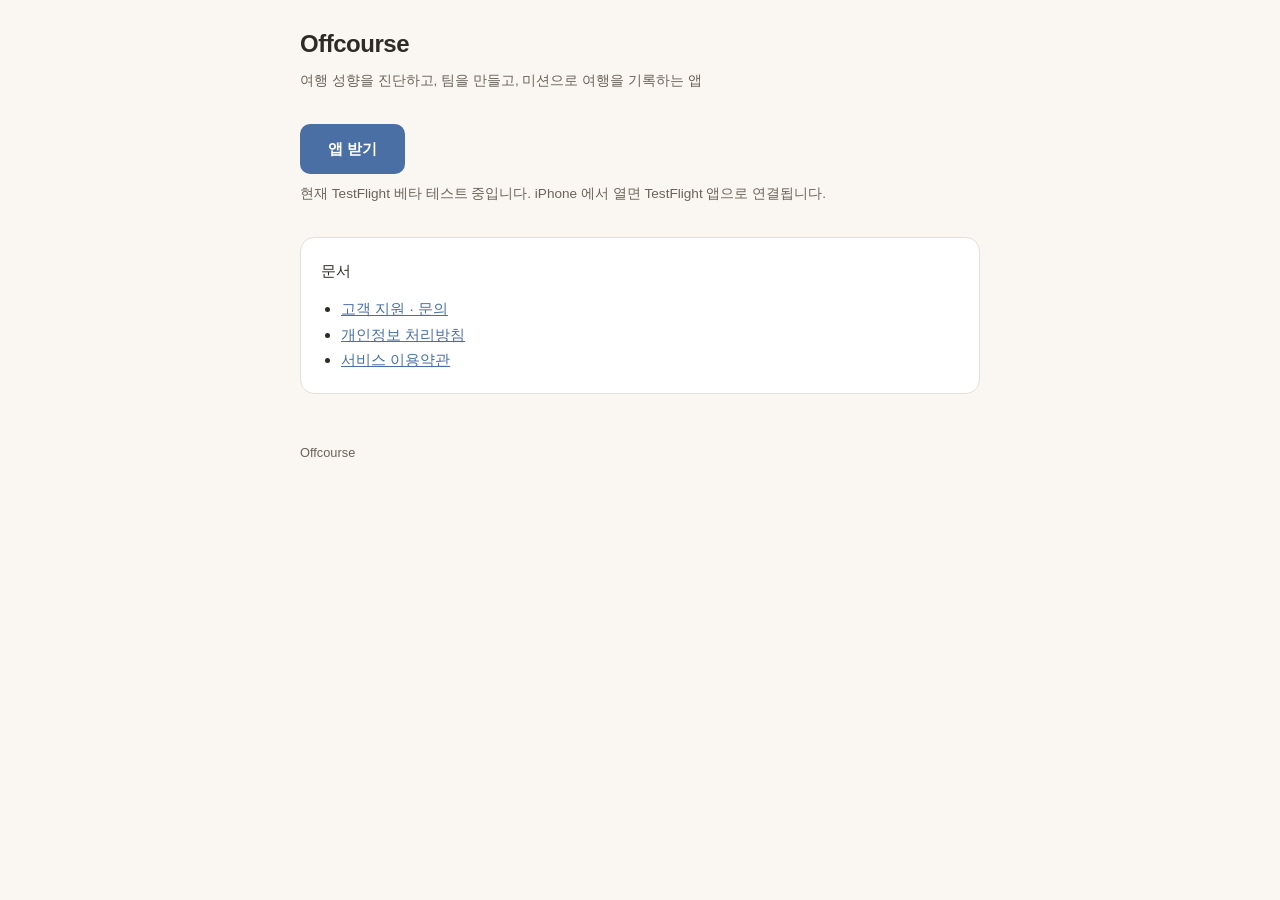
<file: index.html>
<!doctype html>
<html lang="ko">
<head>
<meta charset="utf-8">
<meta name="viewport" content="width=device-width, initial-scale=1">
<title>Offcourse</title>

<!-- 앱에서 여행 DNA 결과를 공유하면 이 페이지 주소가 함께 나간다. 카카오톡·
     메시지 등이 읽는 미리보기 카드 정보라, og:image 는 반드시 절대 주소여야 한다. -->
<meta property="og:type" content="website">
<meta property="og:site_name" content="Offcourse">
<meta property="og:title" content="Offcourse — 예측 불가, 가장 나다운 여행">
<meta property="og:description" content="1분 설문으로 내 여행 DNA를 진단하고, 팀을 만들어 함께 떠나고, 미션으로 여행을 기록하세요.">
<meta property="og:url" content="https://lampolar.github.io/offcourse-web/">
<meta property="og:image" content="https://lampolar.github.io/offcourse-web/og.png">
<meta property="og:image:width" content="1200">
<meta property="og:image:height" content="630">
<meta property="og:image:alt" content="Offcourse — 예측 불가, 가장 나다운 여행">
<meta name="twitter:card" content="summary_large_image">
<meta name="description" content="1분 설문으로 내 여행 DNA를 진단하고, 팀을 만들어 함께 떠나고, 미션으로 여행을 기록하세요.">

<link rel="stylesheet" href="style.css">
<meta name="apple-itunes-app" content="app-id=6805121804">
</head>
<body>
<main>
<h1>Offcourse</h1>
<p class="meta">여행 성향을 진단하고, 팀을 만들고, 미션으로 여행을 기록하는 앱</p>

<!-- NOTE: 공유된 게시물은 계속 남으므로 다운로드 주소는 앱 문구가 아니라 이 페이지가
     쥐고 있다. App Store 출시 후에는 아래 href 만 apps.apple.com 주소로 바꾸면
     이미 뿌려진 공유 링크들도 전부 스토어로 향한다. 앱 재배포가 필요 없다. -->
<p class="btn-row"><a class="btn" href="https://testflight.apple.com/join/ugjaWaff">앱 받기</a></p>
<p class="meta">현재 TestFlight 베타 테스트 중입니다. iPhone 에서 열면 TestFlight 앱으로 연결됩니다.</p>

<div class="card">
  <p style="margin:0 0 12px;">문서</p>
  <ul style="margin:0;">
    <li><a href="./support/">고객 지원 · 문의</a></li>
    <li><a href="./privacy/">개인정보 처리방침</a></li>
    <li><a href="./terms/">서비스 이용약관</a></li>
  </ul>
</div>

<footer>Offcourse</footer>
</main>
</body>
</html>
</file>
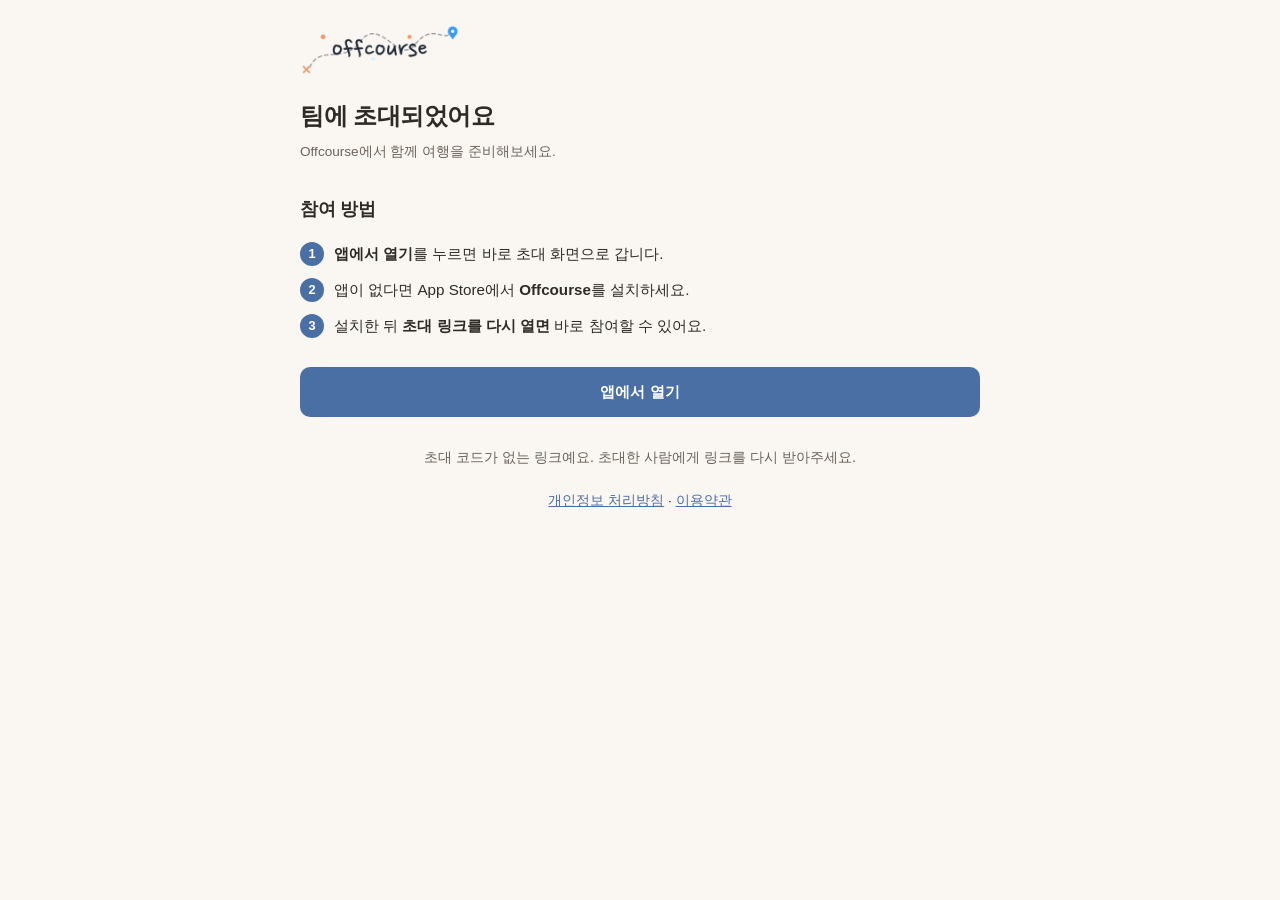
<file: join/index.html>
<!doctype html>
<html lang="ko">
<head>
<meta charset="utf-8">
<meta name="viewport" content="width=device-width, initial-scale=1">
<title>팀 초대 · Offcourse</title>
<link rel="stylesheet" href="../style.css">
<!-- 사파리 상단 "열기" 배너. app-argument 로 현재 주소를 넘기면 앱이 코드를 그대로
     읽는다. 스크립트로 넣는 이유는 코드가 쿼리에 있어 정적으로 쓸 수 없기 때문이다. -->
<script>
  (function () {
    var meta = document.createElement('meta');
    meta.name = 'apple-itunes-app';
    meta.content = 'app-id=6805121804, app-argument=' + window.location.href;
    document.head.appendChild(meta);
  })();
</script>
<style>
  .logo {
    display: block; width: 160px; max-width: 55%; height: auto;
    margin: 0 0 20px;
  }
  .notice {
    margin: 28px 0 0; text-align: center;
    color: var(--text-soft); font-size: 0.9rem;
  }
  .steps { counter-reset: step; list-style: none; padding: 0; }
  .steps li { counter-increment: step; padding-left: 34px; position: relative; margin-bottom: 10px; }
  .steps li::before {
    content: counter(step);
    position: absolute; left: 0; top: 1px;
    width: 24px; height: 24px; border-radius: 12px;
    background: var(--accent); color: #fff;
    font-size: 0.8rem; font-weight: 700;
    display: grid; place-items: center;
  }
  .cta {
    display: block; width: 100%; margin: 28px 0 0; padding: 12px;
    background: var(--accent); color: #fff; border-radius: 10px;
    font-size: 0.95rem; font-weight: 600;
    text-align: center; text-decoration: none;
  }
  .legal { margin-top: 20px; text-align: center; font-size: 0.85rem; }
</style>
</head>
<body>
<main>
<img class="logo" src="../img/logo.png" alt="Offcourse" width="720" height="232">
<h1>팀에 초대되었어요</h1>
<p class="meta">Offcourse에서 함께 여행을 준비해보세요.</p>

<h2>참여 방법</h2>
<ol class="steps">
  <li><strong>앱에서 열기</strong>를 누르면 바로 초대 화면으로 갑니다.</li>
  <li>앱이 없다면 App Store에서 <strong>Offcourse</strong>를 설치하세요.</li>
  <li>설치한 뒤 <strong>초대 링크를 다시 열면</strong> 바로 참여할 수 있어요.</li>
</ol>

<a class="cta" id="openApp" href="#">앱에서 열기</a>
<p class="notice" id="notice" hidden>초대 코드가 없는 링크예요. 초대한 사람에게 링크를 다시 받아주세요.</p>

<p class="legal">
  <a href="../privacy/">개인정보 처리방침</a> · <a href="../terms/">이용약관</a>
</p>
</main>
<script>
  // 초대 링크는 ?code=XXXX 형태다. GitHub Pages는 정적 호스팅이라 /join/XXXX 경로 라우팅을
  // 할 수 없어서 쿼리스트링을 쓴다.
  var code = new URLSearchParams(location.search).get('code');
  var openEl = document.getElementById('openApp');
  if (code) {
    openEl.href = 'offcourse://invite/' + encodeURIComponent(code);
  } else {
    openEl.hidden = true;
    document.getElementById('notice').hidden = false;
  }
</script>
</body>
</html>
</file>
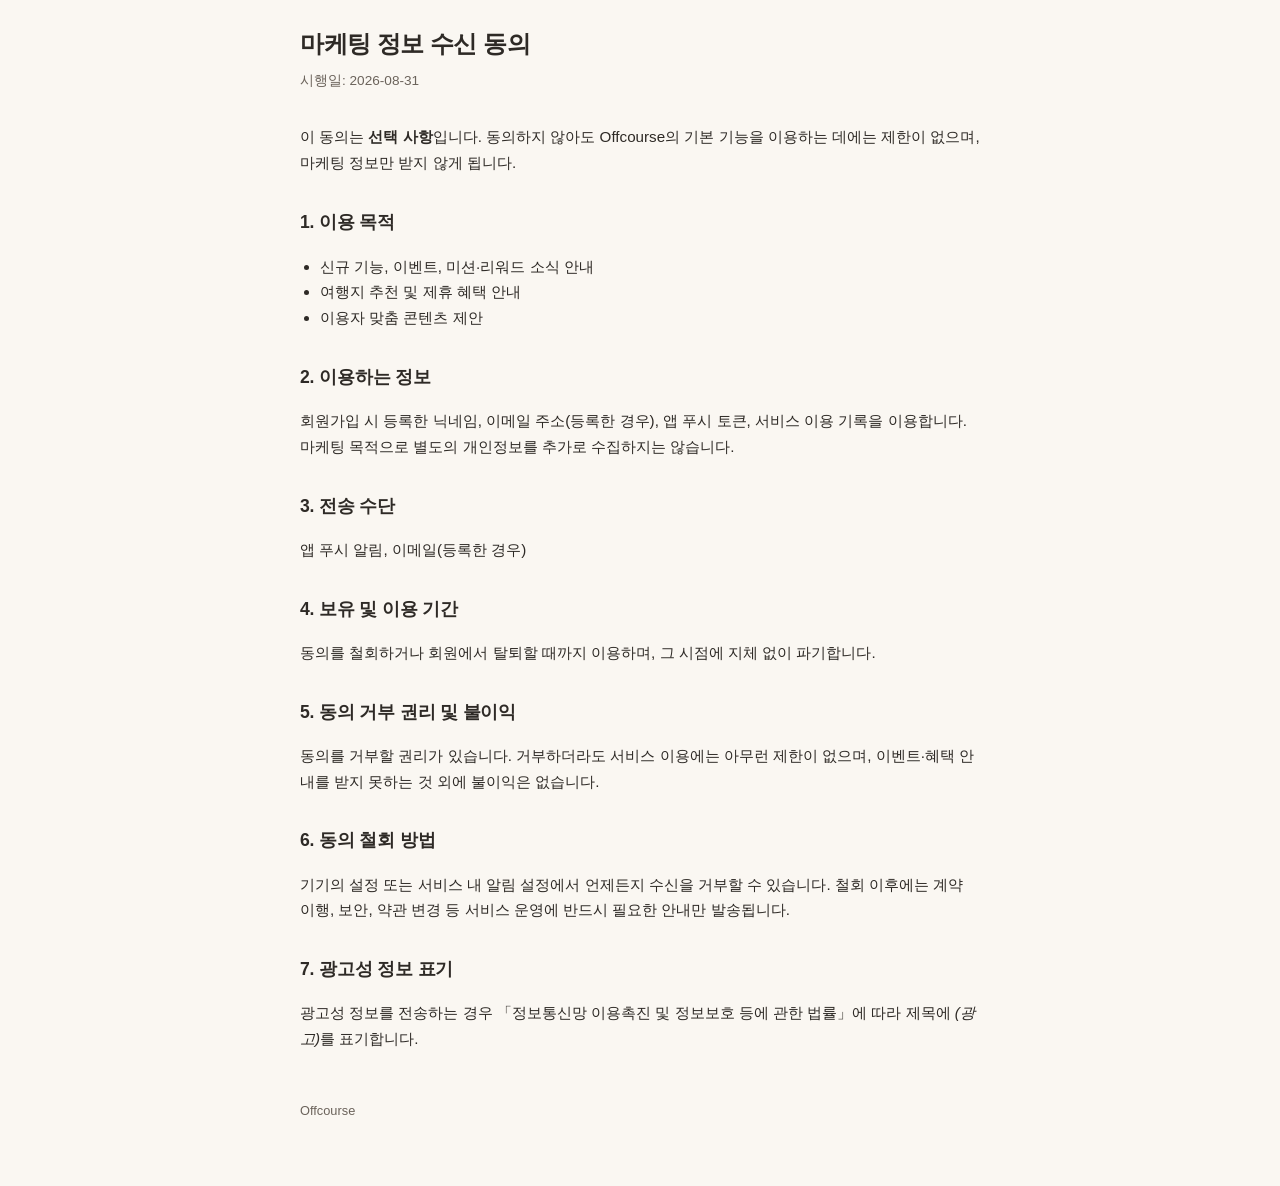
<file: marketing/index.html>
<!doctype html>
<html lang="ko">
<head>
<meta charset="utf-8">
<meta name="viewport" content="width=device-width, initial-scale=1">
<title>마케팅 정보 수신 동의 · Offcourse</title>
<link rel="stylesheet" href="../style.css">
<meta name="apple-itunes-app" content="app-id=6805121804">
</head>
<body>
<main>
<h1>마케팅 정보 수신 동의</h1>
<p class="meta">시행일: 2026-08-31</p>


<p>이 동의는 <strong>선택 사항</strong>입니다. 동의하지 않아도 Offcourse의 기본 기능을 이용하는 데에는
제한이 없으며, 마케팅 정보만 받지 않게 됩니다.</p>

<h2>1. 이용 목적</h2>
<ul>
  <li>신규 기능, 이벤트, 미션·리워드 소식 안내</li>
  <li>여행지 추천 및 제휴 혜택 안내</li>
  <li>이용자 맞춤 콘텐츠 제안</li>
</ul>

<h2>2. 이용하는 정보</h2>
<p>회원가입 시 등록한 닉네임, 이메일 주소(등록한 경우), 앱 푸시 토큰, 서비스 이용 기록을 이용합니다.
마케팅 목적으로 별도의 개인정보를 추가로 수집하지는 않습니다.</p>

<h2>3. 전송 수단</h2>
<p>앱 푸시 알림, 이메일(등록한 경우)</p>

<h2>4. 보유 및 이용 기간</h2>
<p>동의를 철회하거나 회원에서 탈퇴할 때까지 이용하며, 그 시점에 지체 없이 파기합니다.</p>

<h2>5. 동의 거부 권리 및 불이익</h2>
<p>동의를 거부할 권리가 있습니다. 거부하더라도 서비스 이용에는 아무런 제한이 없으며,
이벤트·혜택 안내를 받지 못하는 것 외에 불이익은 없습니다.</p>

<h2>6. 동의 철회 방법</h2>
<p>기기의 설정 또는 서비스 내 알림 설정에서 언제든지 수신을 거부할 수 있습니다.
철회 이후에는 계약 이행, 보안, 약관 변경 등 서비스 운영에 반드시 필요한 안내만 발송됩니다.</p>

<h2>7. 광고성 정보 표기</h2>
<p>광고성 정보를 전송하는 경우 「정보통신망 이용촉진 및 정보보호 등에 관한 법률」에 따라
제목에 <em>(광고)</em>를 표기합니다.</p>

<footer>Offcourse</footer>
</main>
</body>
</html>
</file>
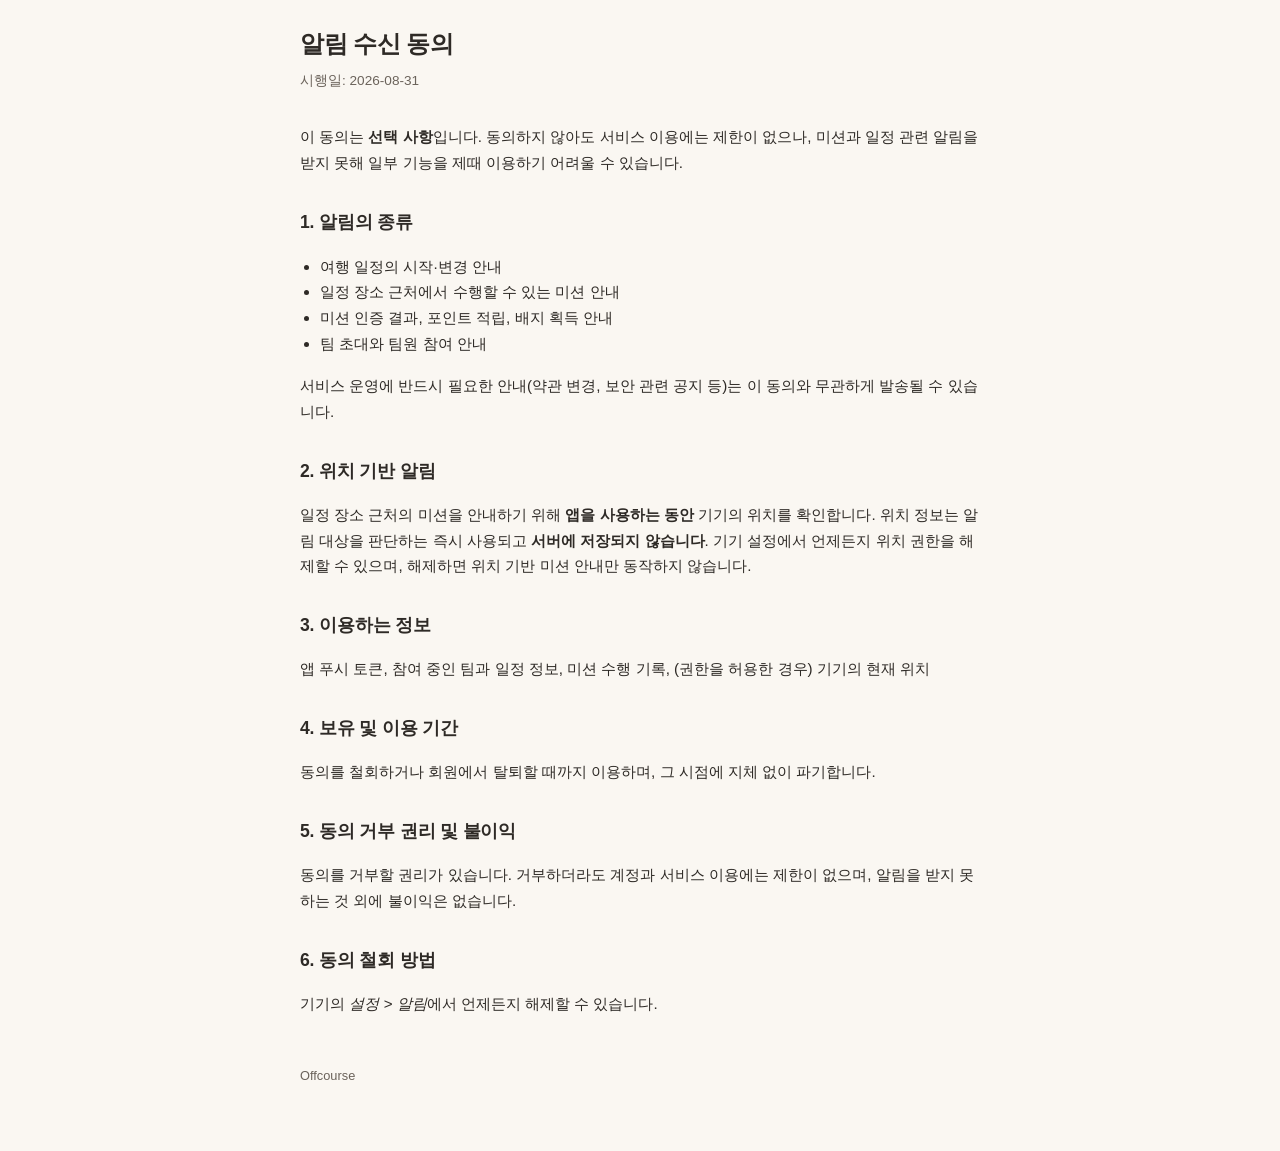
<file: notification/index.html>
<!doctype html>
<html lang="ko">
<head>
<meta charset="utf-8">
<meta name="viewport" content="width=device-width, initial-scale=1">
<title>알림 수신 동의 · Offcourse</title>
<link rel="stylesheet" href="../style.css">
<meta name="apple-itunes-app" content="app-id=6805121804">
</head>
<body>
<main>
<h1>알림 수신 동의</h1>
<p class="meta">시행일: 2026-08-31</p>


<p>이 동의는 <strong>선택 사항</strong>입니다. 동의하지 않아도 서비스 이용에는 제한이 없으나,
미션과 일정 관련 알림을 받지 못해 일부 기능을 제때 이용하기 어려울 수 있습니다.</p>

<h2>1. 알림의 종류</h2>
<ul>
  <li>여행 일정의 시작·변경 안내</li>
  <li>일정 장소 근처에서 수행할 수 있는 미션 안내</li>
  <li>미션 인증 결과, 포인트 적립, 배지 획득 안내</li>
  <li>팀 초대와 팀원 참여 안내</li>
</ul>
<p>서비스 운영에 반드시 필요한 안내(약관 변경, 보안 관련 공지 등)는 이 동의와 무관하게 발송될 수 있습니다.</p>

<h2>2. 위치 기반 알림</h2>
<p>일정 장소 근처의 미션을 안내하기 위해 <strong>앱을 사용하는 동안</strong> 기기의 위치를 확인합니다.
위치 정보는 알림 대상을 판단하는 즉시 사용되고 <strong>서버에 저장되지 않습니다</strong>.
기기 설정에서 언제든지 위치 권한을 해제할 수 있으며, 해제하면 위치 기반 미션 안내만 동작하지 않습니다.</p>

<h2>3. 이용하는 정보</h2>
<p>앱 푸시 토큰, 참여 중인 팀과 일정 정보, 미션 수행 기록, (권한을 허용한 경우) 기기의 현재 위치</p>

<h2>4. 보유 및 이용 기간</h2>
<p>동의를 철회하거나 회원에서 탈퇴할 때까지 이용하며, 그 시점에 지체 없이 파기합니다.</p>

<h2>5. 동의 거부 권리 및 불이익</h2>
<p>동의를 거부할 권리가 있습니다. 거부하더라도 계정과 서비스 이용에는 제한이 없으며,
알림을 받지 못하는 것 외에 불이익은 없습니다.</p>

<h2>6. 동의 철회 방법</h2>
<p>기기의 <em>설정 &gt; 알림</em>에서 언제든지 해제할 수 있습니다.</p>

<footer>Offcourse</footer>
</main>
</body>
</html>
</file>
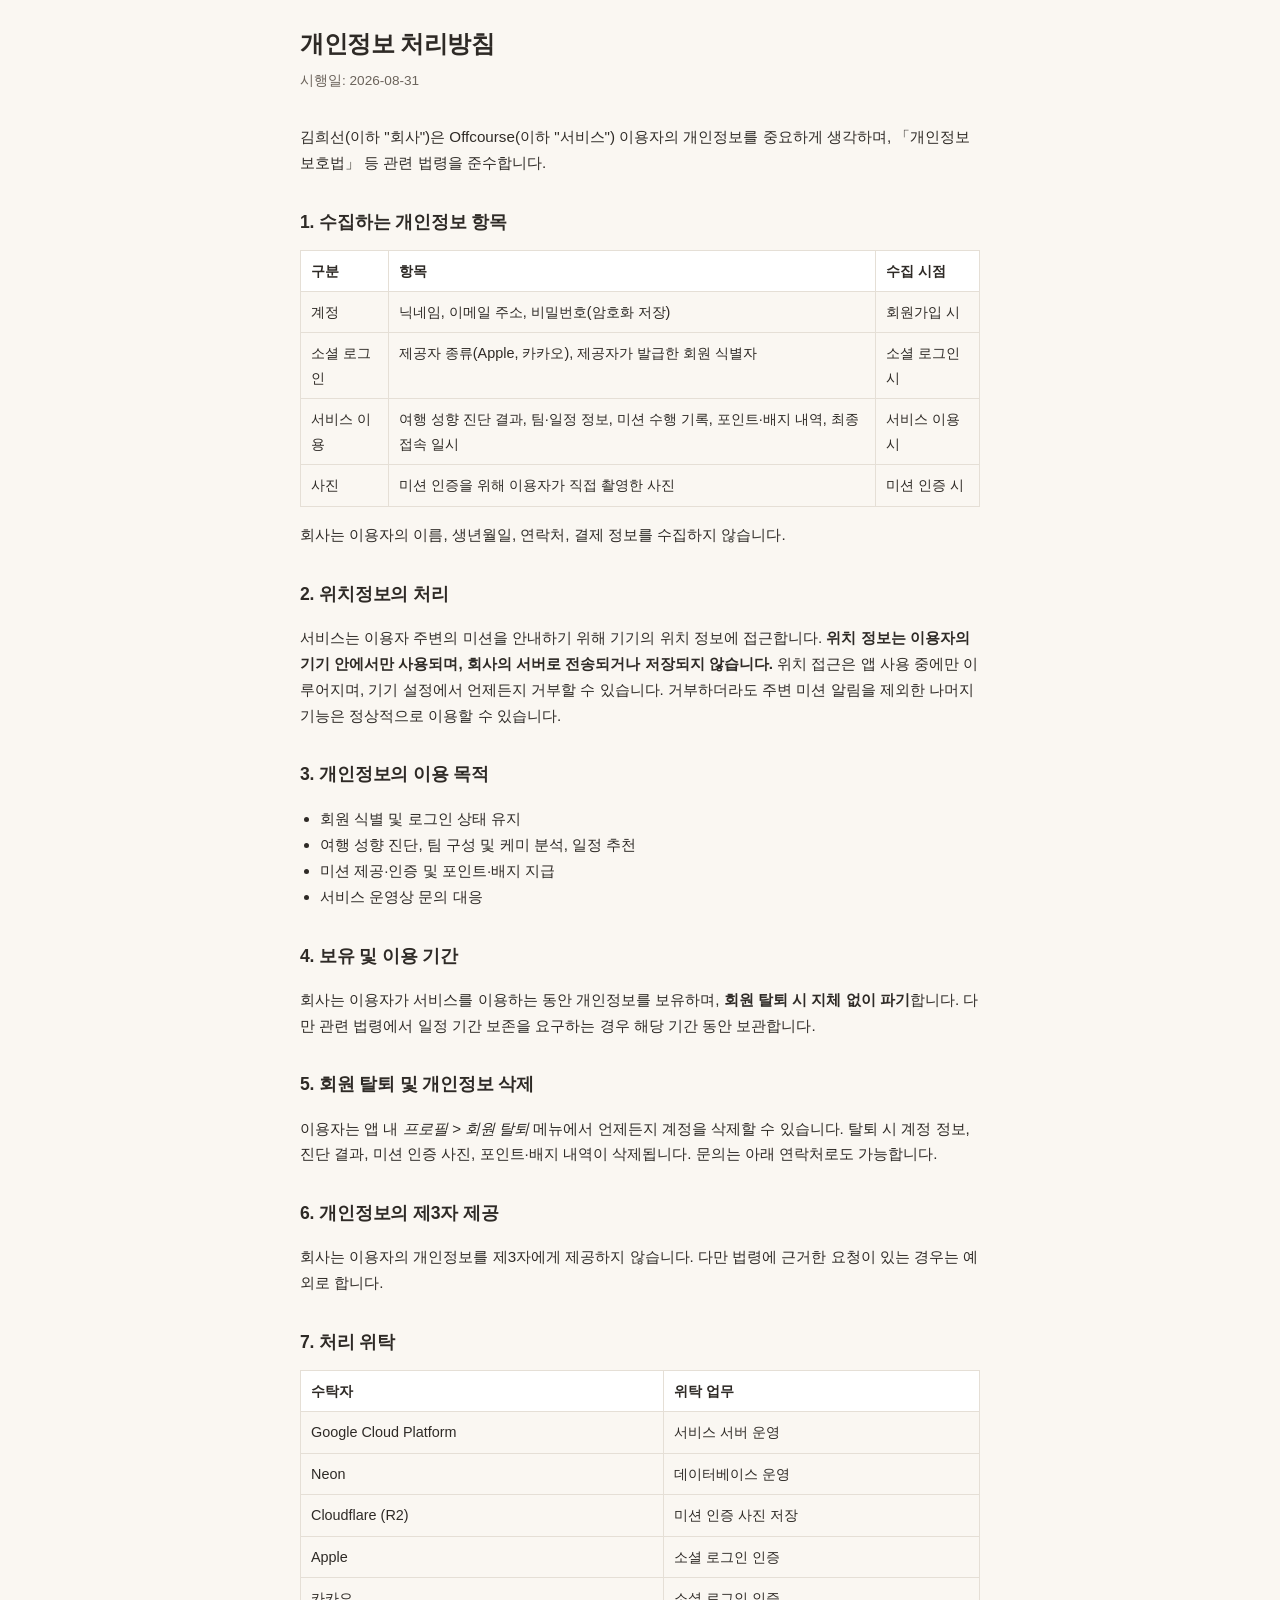
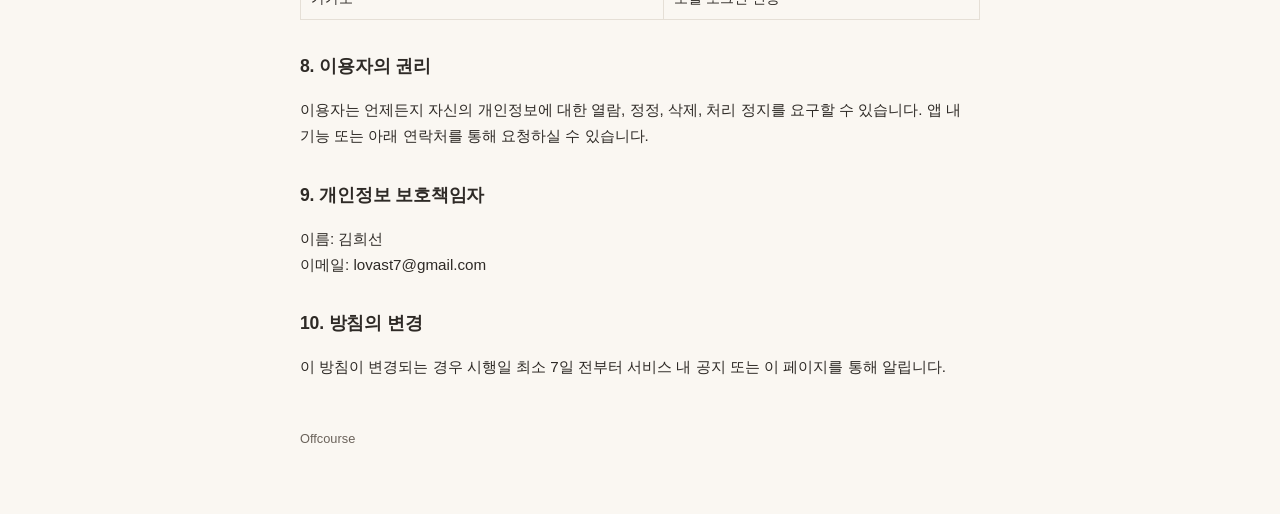
<file: privacy/index.html>
<!doctype html>
<html lang="ko">
<head>
<meta charset="utf-8">
<meta name="viewport" content="width=device-width, initial-scale=1">
<title>개인정보 처리방침 · Offcourse</title>
<link rel="stylesheet" href="../style.css">
<meta name="apple-itunes-app" content="app-id=6805121804">
</head>
<body>
<main>
<h1>개인정보 처리방침</h1>
<p class="meta">시행일: 2026-08-31</p>


<p>김희선(이하 "회사")은 Offcourse(이하 "서비스") 이용자의 개인정보를 중요하게 생각하며,
「개인정보 보호법」 등 관련 법령을 준수합니다.</p>

<h2>1. 수집하는 개인정보 항목</h2>
<table>
  <tr><th>구분</th><th>항목</th><th>수집 시점</th></tr>
  <tr><td>계정</td><td>닉네임, 이메일 주소, 비밀번호(암호화 저장)</td><td>회원가입 시</td></tr>
  <tr><td>소셜 로그인</td><td>제공자 종류(Apple, 카카오), 제공자가 발급한 회원 식별자</td><td>소셜 로그인 시</td></tr>
  <tr><td>서비스 이용</td><td>여행 성향 진단 결과, 팀·일정 정보, 미션 수행 기록, 포인트·배지 내역, 최종 접속 일시</td><td>서비스 이용 시</td></tr>
  <tr><td>사진</td><td>미션 인증을 위해 이용자가 직접 촬영한 사진</td><td>미션 인증 시</td></tr>
</table>

<p>회사는 이용자의 이름, 생년월일, 연락처, 결제 정보를 수집하지 않습니다.</p>

<h2>2. 위치정보의 처리</h2>
<p>서비스는 이용자 주변의 미션을 안내하기 위해 기기의 위치 정보에 접근합니다.
<strong>위치 정보는 이용자의 기기 안에서만 사용되며, 회사의 서버로 전송되거나 저장되지 않습니다.</strong>
위치 접근은 앱 사용 중에만 이루어지며, 기기 설정에서 언제든지 거부할 수 있습니다.
거부하더라도 주변 미션 알림을 제외한 나머지 기능은 정상적으로 이용할 수 있습니다.</p>

<h2>3. 개인정보의 이용 목적</h2>
<ul>
  <li>회원 식별 및 로그인 상태 유지</li>
  <li>여행 성향 진단, 팀 구성 및 케미 분석, 일정 추천</li>
  <li>미션 제공·인증 및 포인트·배지 지급</li>
  <li>서비스 운영상 문의 대응</li>
</ul>

<h2>4. 보유 및 이용 기간</h2>
<p>회사는 이용자가 서비스를 이용하는 동안 개인정보를 보유하며, <strong>회원 탈퇴 시 지체 없이 파기</strong>합니다.
다만 관련 법령에서 일정 기간 보존을 요구하는 경우 해당 기간 동안 보관합니다.</p>

<h2>5. 회원 탈퇴 및 개인정보 삭제</h2>
<p>이용자는 앱 내 <em>프로필 &gt; 회원 탈퇴</em> 메뉴에서 언제든지 계정을 삭제할 수 있습니다.
탈퇴 시 계정 정보, 진단 결과, 미션 인증 사진, 포인트·배지 내역이 삭제됩니다.
문의는 아래 연락처로도 가능합니다.</p>

<h2>6. 개인정보의 제3자 제공</h2>
<p>회사는 이용자의 개인정보를 제3자에게 제공하지 않습니다. 다만 법령에 근거한 요청이 있는 경우는 예외로 합니다.</p>

<h2>7. 처리 위탁</h2>
<table>
  <tr><th>수탁자</th><th>위탁 업무</th></tr>
  <tr><td>Google Cloud Platform</td><td>서비스 서버 운영</td></tr>
  <tr><td>Neon</td><td>데이터베이스 운영</td></tr>
  <tr><td>Cloudflare (R2)</td><td>미션 인증 사진 저장</td></tr>
  <tr><td>Apple</td><td>소셜 로그인 인증</td></tr>
  <tr><td>카카오</td><td>소셜 로그인 인증</td></tr>
</table>

<h2>8. 이용자의 권리</h2>
<p>이용자는 언제든지 자신의 개인정보에 대한 열람, 정정, 삭제, 처리 정지를 요구할 수 있습니다.
앱 내 기능 또는 아래 연락처를 통해 요청하실 수 있습니다.</p>

<h2>9. 개인정보 보호책임자</h2>
<p>이름: 김희선<br>
이메일: lovast7@gmail.com</p>

<h2>10. 방침의 변경</h2>
<p>이 방침이 변경되는 경우 시행일 최소 7일 전부터 서비스 내 공지 또는 이 페이지를 통해 알립니다.</p>

<footer>Offcourse</footer>
</main>
</body>
</html>
</file>
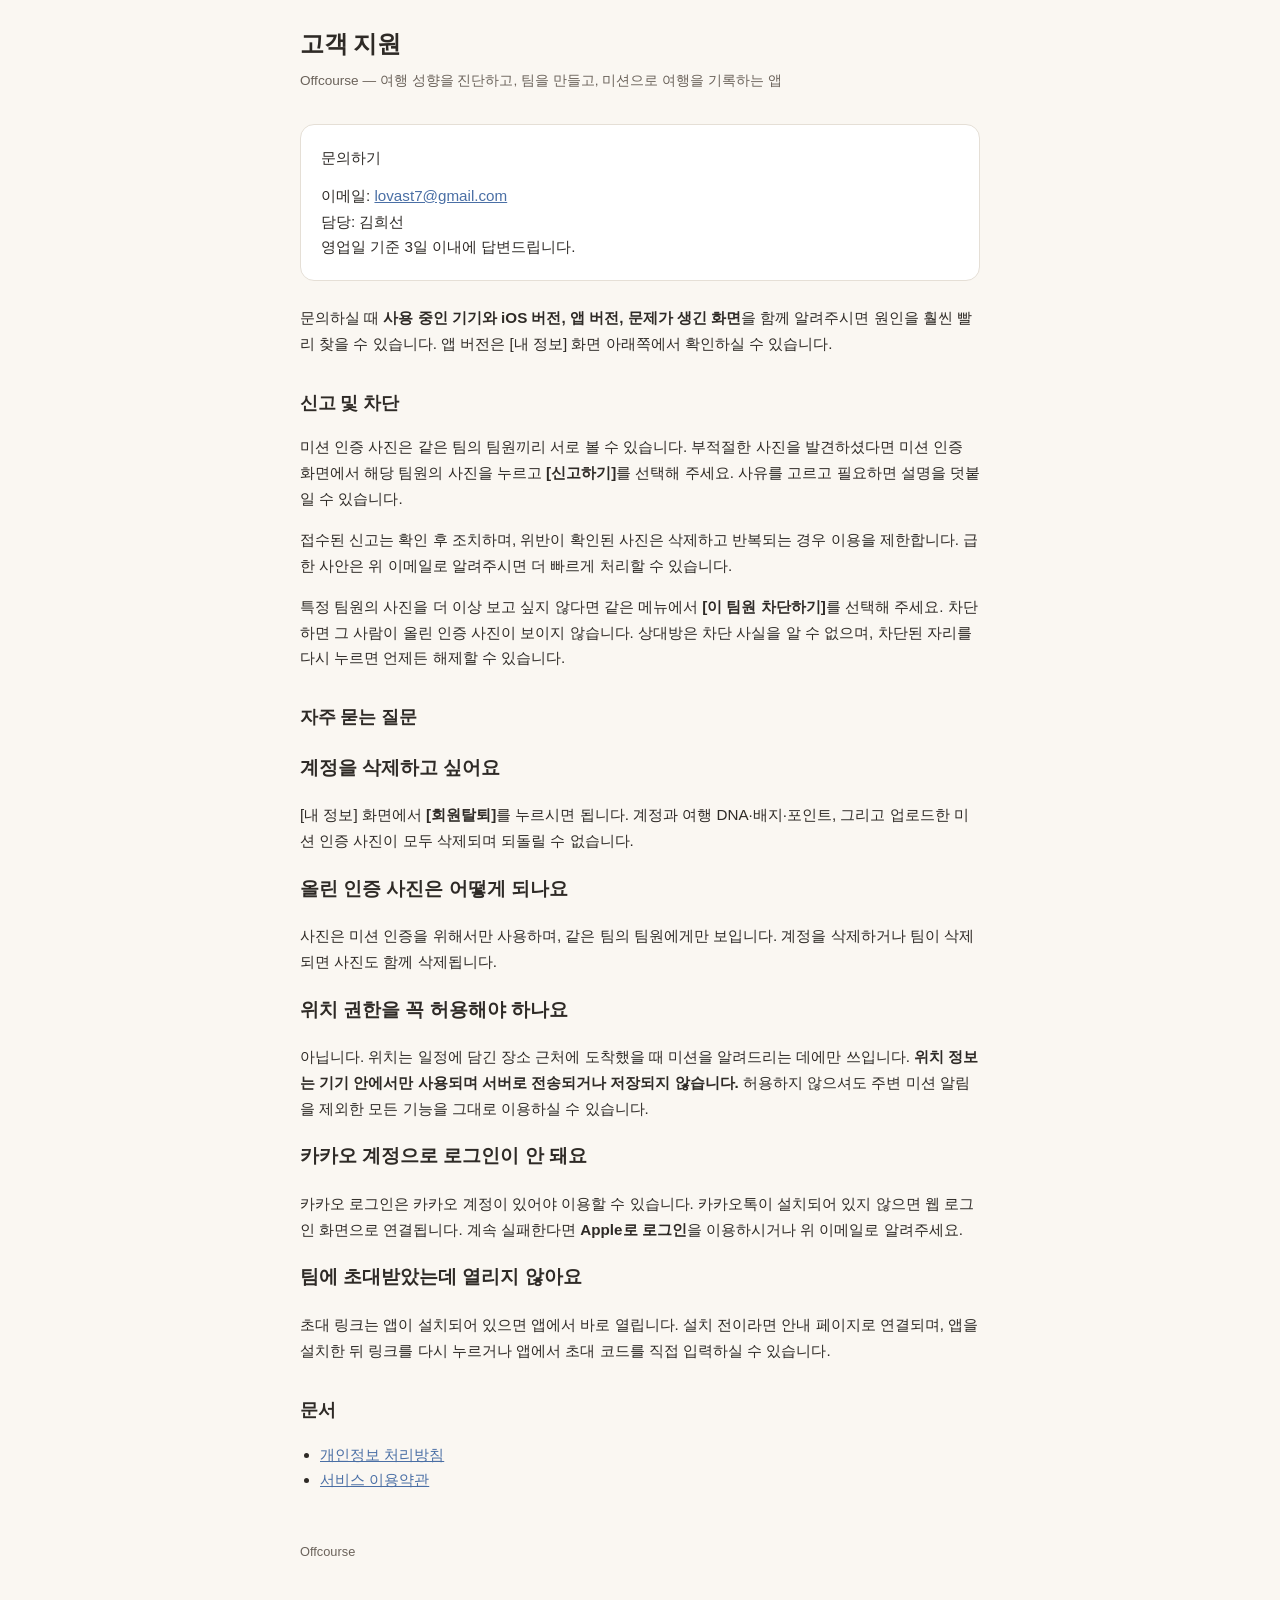
<file: support/index.html>
<!doctype html>
<html lang="ko">
<head>
<meta charset="utf-8">
<meta name="viewport" content="width=device-width, initial-scale=1">
<title>고객 지원 · Offcourse</title>
<link rel="stylesheet" href="../style.css">
<meta name="apple-itunes-app" content="app-id=6805121804">
</head>
<body>
<main>
<h1>고객 지원</h1>
<p class="meta">Offcourse — 여행 성향을 진단하고, 팀을 만들고, 미션으로 여행을 기록하는 앱</p>

<div class="card">
  <p style="margin:0 0 12px;">문의하기</p>
  <p style="margin:0;">이메일: <a href="mailto:lovast7@gmail.com">lovast7@gmail.com</a><br>
  담당: 김희선<br>
  영업일 기준 3일 이내에 답변드립니다.</p>
</div>

<p>문의하실 때 <strong>사용 중인 기기와 iOS 버전, 앱 버전, 문제가 생긴 화면</strong>을 함께 알려주시면
원인을 훨씬 빨리 찾을 수 있습니다. 앱 버전은 [내 정보] 화면 아래쪽에서 확인하실 수 있습니다.</p>

<h2>신고 및 차단</h2>
<p>미션 인증 사진은 같은 팀의 팀원끼리 서로 볼 수 있습니다. 부적절한 사진을 발견하셨다면
미션 인증 화면에서 해당 팀원의 사진을 누르고 <strong>[신고하기]</strong>를 선택해 주세요.
사유를 고르고 필요하면 설명을 덧붙일 수 있습니다.</p>

<p>접수된 신고는 확인 후 조치하며, 위반이 확인된 사진은 삭제하고 반복되는 경우 이용을 제한합니다.
급한 사안은 위 이메일로 알려주시면 더 빠르게 처리할 수 있습니다.</p>

<p>특정 팀원의 사진을 더 이상 보고 싶지 않다면 같은 메뉴에서 <strong>[이 팀원 차단하기]</strong>를
선택해 주세요. 차단하면 그 사람이 올린 인증 사진이 보이지 않습니다. 상대방은 차단 사실을 알 수 없으며,
차단된 자리를 다시 누르면 언제든 해제할 수 있습니다.</p>

<h2>자주 묻는 질문</h2>

<h3>계정을 삭제하고 싶어요</h3>
<p>[내 정보] 화면에서 <strong>[회원탈퇴]</strong>를 누르시면 됩니다. 계정과 여행 DNA·배지·포인트,
그리고 업로드한 미션 인증 사진이 모두 삭제되며 되돌릴 수 없습니다.</p>

<h3>올린 인증 사진은 어떻게 되나요</h3>
<p>사진은 미션 인증을 위해서만 사용하며, 같은 팀의 팀원에게만 보입니다.
계정을 삭제하거나 팀이 삭제되면 사진도 함께 삭제됩니다.</p>

<h3>위치 권한을 꼭 허용해야 하나요</h3>
<p>아닙니다. 위치는 일정에 담긴 장소 근처에 도착했을 때 미션을 알려드리는 데에만 쓰입니다.
<strong>위치 정보는 기기 안에서만 사용되며 서버로 전송되거나 저장되지 않습니다.</strong>
허용하지 않으셔도 주변 미션 알림을 제외한 모든 기능을 그대로 이용하실 수 있습니다.</p>

<h3>카카오 계정으로 로그인이 안 돼요</h3>
<p>카카오 로그인은 카카오 계정이 있어야 이용할 수 있습니다. 카카오톡이 설치되어 있지 않으면
웹 로그인 화면으로 연결됩니다. 계속 실패한다면 <strong>Apple로 로그인</strong>을 이용하시거나
위 이메일로 알려주세요.</p>

<h3>팀에 초대받았는데 열리지 않아요</h3>
<p>초대 링크는 앱이 설치되어 있으면 앱에서 바로 열립니다. 설치 전이라면 안내 페이지로 연결되며,
앱을 설치한 뒤 링크를 다시 누르거나 앱에서 초대 코드를 직접 입력하실 수 있습니다.</p>

<h2>문서</h2>
<ul>
  <li><a href="../privacy/">개인정보 처리방침</a></li>
  <li><a href="../terms/">서비스 이용약관</a></li>
</ul>

<footer>Offcourse</footer>
</main>
</body>
</html>
</file>
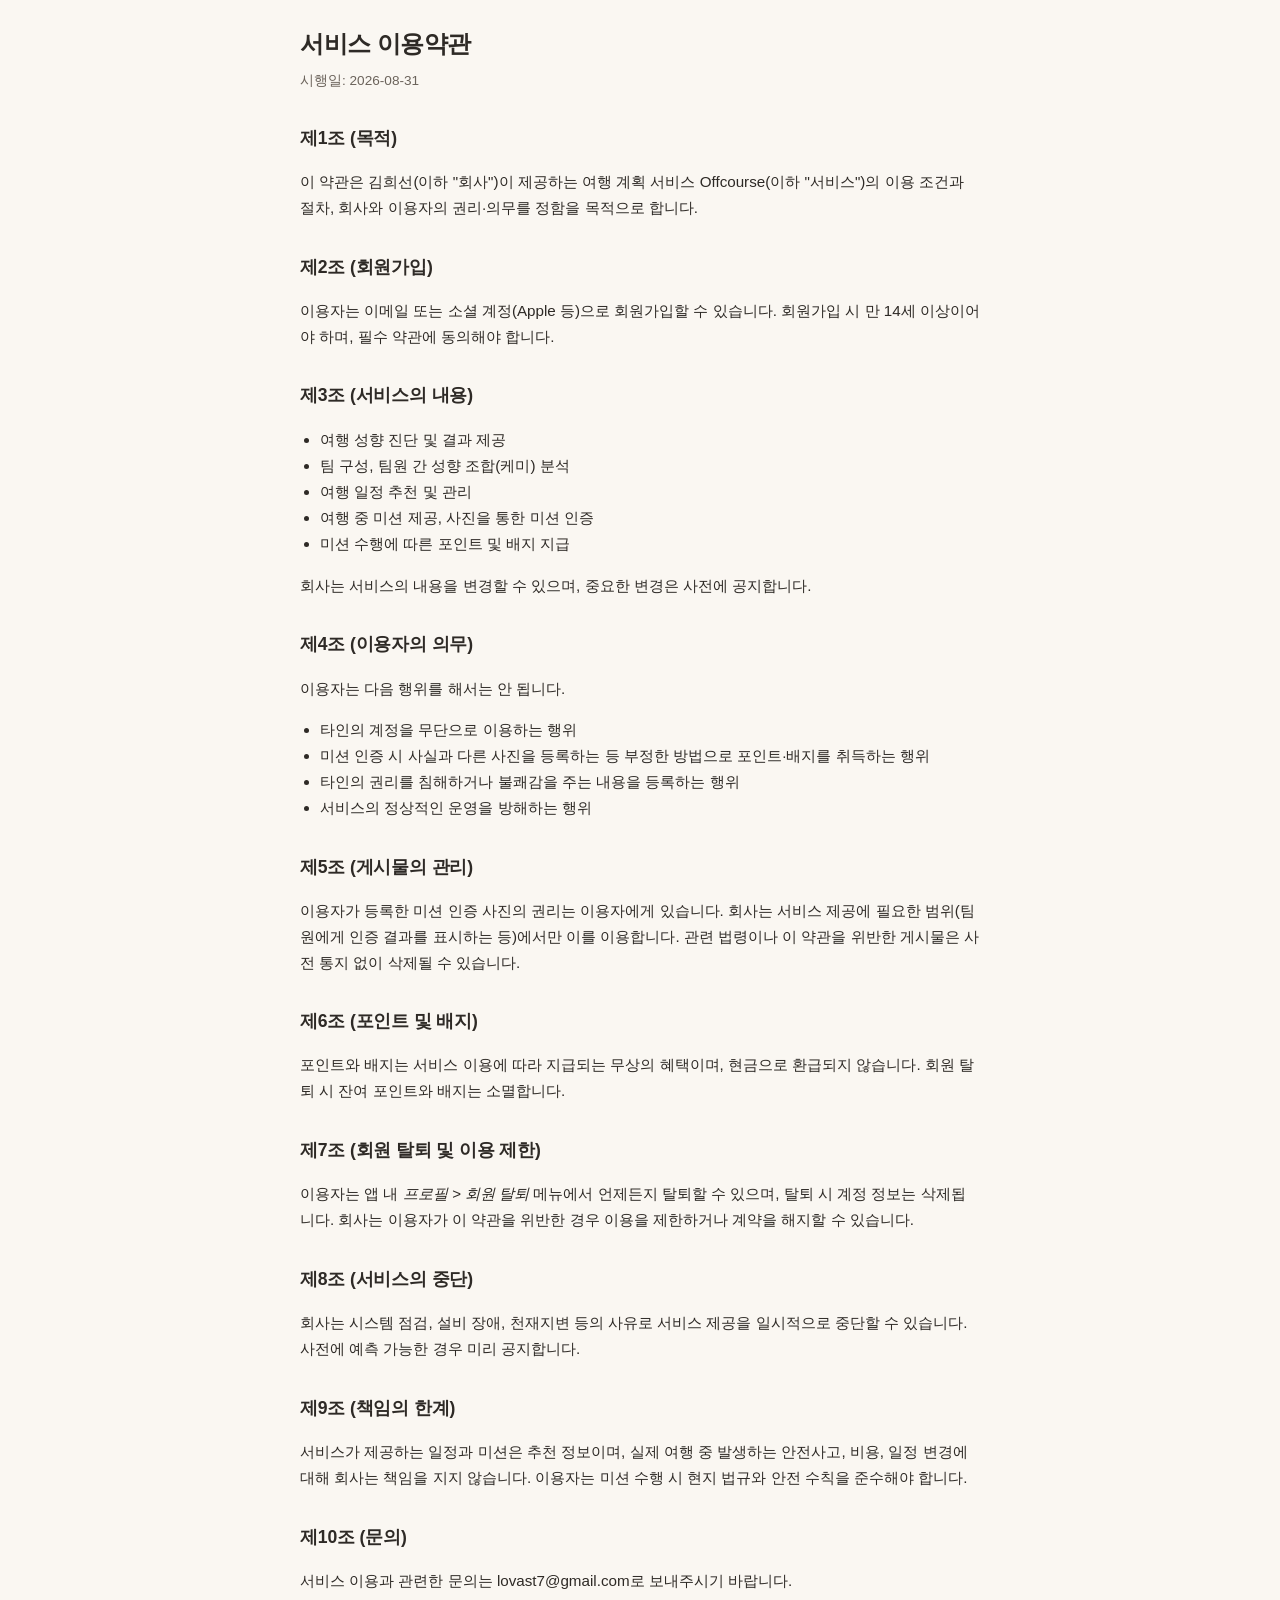
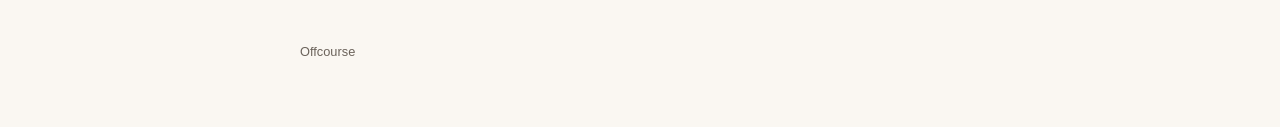
<file: terms/index.html>
<!doctype html>
<html lang="ko">
<head>
<meta charset="utf-8">
<meta name="viewport" content="width=device-width, initial-scale=1">
<title>서비스 이용약관 · Offcourse</title>
<link rel="stylesheet" href="../style.css">
<meta name="apple-itunes-app" content="app-id=6805121804">
</head>
<body>
<main>
<h1>서비스 이용약관</h1>
<p class="meta">시행일: 2026-08-31</p>


<h2>제1조 (목적)</h2>
<p>이 약관은 김희선(이하 "회사")이 제공하는 여행 계획 서비스 Offcourse(이하 "서비스")의
이용 조건과 절차, 회사와 이용자의 권리·의무를 정함을 목적으로 합니다.</p>

<h2>제2조 (회원가입)</h2>
<p>이용자는 이메일 또는 소셜 계정(Apple 등)으로 회원가입할 수 있습니다.
회원가입 시 만 14세 이상이어야 하며, 필수 약관에 동의해야 합니다.</p>

<h2>제3조 (서비스의 내용)</h2>
<ul>
  <li>여행 성향 진단 및 결과 제공</li>
  <li>팀 구성, 팀원 간 성향 조합(케미) 분석</li>
  <li>여행 일정 추천 및 관리</li>
  <li>여행 중 미션 제공, 사진을 통한 미션 인증</li>
  <li>미션 수행에 따른 포인트 및 배지 지급</li>
</ul>
<p>회사는 서비스의 내용을 변경할 수 있으며, 중요한 변경은 사전에 공지합니다.</p>

<h2>제4조 (이용자의 의무)</h2>
<p>이용자는 다음 행위를 해서는 안 됩니다.</p>
<ul>
  <li>타인의 계정을 무단으로 이용하는 행위</li>
  <li>미션 인증 시 사실과 다른 사진을 등록하는 등 부정한 방법으로 포인트·배지를 취득하는 행위</li>
  <li>타인의 권리를 침해하거나 불쾌감을 주는 내용을 등록하는 행위</li>
  <li>서비스의 정상적인 운영을 방해하는 행위</li>
</ul>

<h2>제5조 (게시물의 관리)</h2>
<p>이용자가 등록한 미션 인증 사진의 권리는 이용자에게 있습니다.
회사는 서비스 제공에 필요한 범위(팀원에게 인증 결과를 표시하는 등)에서만 이를 이용합니다.
관련 법령이나 이 약관을 위반한 게시물은 사전 통지 없이 삭제될 수 있습니다.</p>

<h2>제6조 (포인트 및 배지)</h2>
<p>포인트와 배지는 서비스 이용에 따라 지급되는 무상의 혜택이며, 현금으로 환급되지 않습니다.
회원 탈퇴 시 잔여 포인트와 배지는 소멸합니다.</p>

<h2>제7조 (회원 탈퇴 및 이용 제한)</h2>
<p>이용자는 앱 내 <em>프로필 &gt; 회원 탈퇴</em> 메뉴에서 언제든지 탈퇴할 수 있으며, 탈퇴 시 계정 정보는 삭제됩니다.
회사는 이용자가 이 약관을 위반한 경우 이용을 제한하거나 계약을 해지할 수 있습니다.</p>

<h2>제8조 (서비스의 중단)</h2>
<p>회사는 시스템 점검, 설비 장애, 천재지변 등의 사유로 서비스 제공을 일시적으로 중단할 수 있습니다.
사전에 예측 가능한 경우 미리 공지합니다.</p>

<h2>제9조 (책임의 한계)</h2>
<p>서비스가 제공하는 일정과 미션은 추천 정보이며, 실제 여행 중 발생하는 안전사고, 비용, 일정 변경에 대해
회사는 책임을 지지 않습니다. 이용자는 미션 수행 시 현지 법규와 안전 수칙을 준수해야 합니다.</p>

<h2>제10조 (문의)</h2>
<p>서비스 이용과 관련한 문의는 lovast7@gmail.com로 보내주시기 바랍니다.</p>

<footer>Offcourse</footer>
</main>
</body>
</html>
</file>
<file: style.css>
/* Offcourse 공개 페이지 공통 스타일. 앱에서 바로 열리므로 모바일 우선. */
:root {
  --bg: #FAF7F2;
  --surface: #FFFFFF;
  --text: #2E2A26;
  --text-soft: #6B635B;
  --accent: #4A6FA5;
  --border: #E5DFD6;
}
* { box-sizing: border-box; }
body {
  margin: 0;
  padding: 24px 20px 64px;
  background: var(--bg);
  color: var(--text);
  font-family: -apple-system, BlinkMacSystemFont, "Apple SD Gothic Neo", "Noto Sans KR", sans-serif;
  line-height: 1.7;
  -webkit-text-size-adjust: 100%;
}
main { max-width: 680px; margin: 0 auto; }
h1 { font-size: 1.5rem; margin: 0 0 4px; letter-spacing: -0.02em; }
h2 { font-size: 1.1rem; margin: 32px 0 8px; letter-spacing: -0.01em; }
.meta { color: var(--text-soft); font-size: 0.85rem; margin: 0 0 32px; }
p, li { font-size: 0.95rem; }
ul { padding-left: 20px; }
a { color: var(--accent); }
table { width: 100%; border-collapse: collapse; margin: 12px 0; font-size: 0.9rem; }
th, td { border: 1px solid var(--border); padding: 8px 10px; text-align: left; vertical-align: top; }
th { background: var(--surface); font-weight: 600; }
.card {
  background: var(--surface);
  border: 1px solid var(--border);
  border-radius: 14px;
  padding: 20px;
  margin: 24px 0;
}
.todo {
  background: #FFF4D6;
  border: 1px solid #E8CE84;
  border-radius: 10px;
  padding: 12px 14px;
  font-size: 0.85rem;
  color: #6B5518;
}
footer { margin-top: 48px; color: var(--text-soft); font-size: 0.8rem; }

.btn-row { margin: 0 0 8px; }
.btn {
  display: inline-block;
  background: var(--accent);
  color: #fff;
  text-decoration: none;
  font-weight: 600;
  padding: 12px 28px;
  border-radius: 10px;
}
.btn:hover { opacity: 0.9; }
</file>
